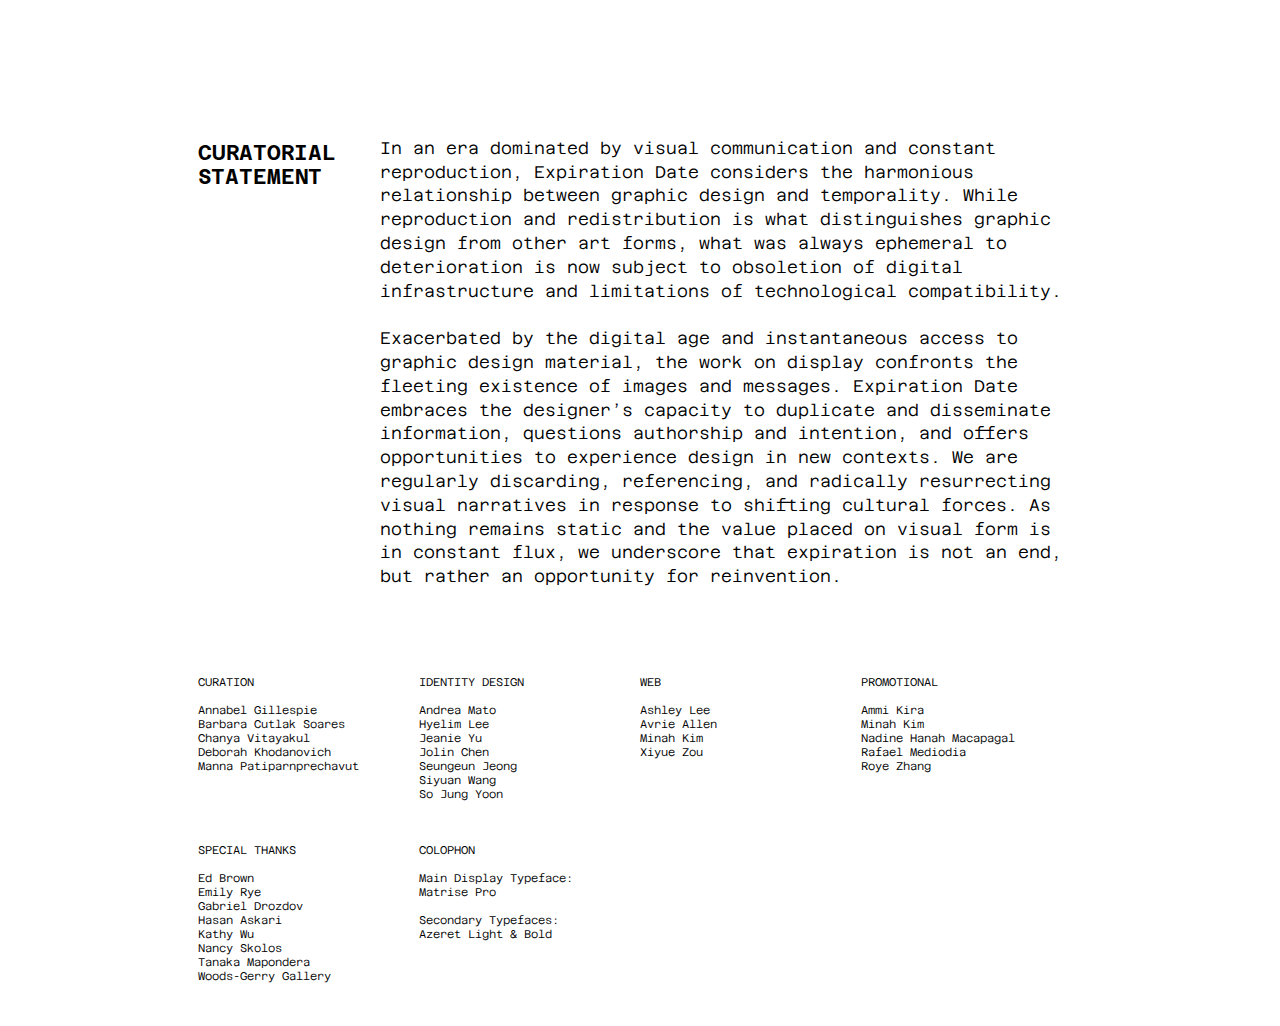
<file: info.html>
<!DOCTYPE html>
<html>
  <head>
  <meta http-equiv="Content-Type" content="text/html; charset=UTF-8">
    <meta name="viewport" content="width=device-width, initial-scale=1.0" />
    <title>RISD GD Triennial 2024</title>
    <meta http-equiv="X-UA-Compatible" content="IE=edge" />
    <link rel="stylesheet" href="./resources/info.css" type="text/css" />
    <link rel="icon" type="image/x-icon" href="./resources/favicon.png">

  </head>
  <body>


    <div class="grid">
    <div id="left">
     <p id="curatorial">CURATORIAL STATEMENT</p>   
    </div>
    <div id="right"><p>
    In an era dominated by visual communication and constant reproduction, Expiration Date considers the harmonious relationship between graphic design and temporality. While reproduction and redistribution is what distinguishes graphic design from other art forms, what was always ephemeral to deterioration is now subject to obsoletion of digital infrastructure and limitations of technological compatibility. 
    <br><br>
    Exacerbated by the digital age and instantaneous access to graphic design material, the work on display confronts the fleeting existence of images and messages. Expiration Date embraces the designer’s capacity to duplicate and disseminate information, questions authorship and intention, and offers opportunities to experience design in new contexts. We are regularly discarding, referencing, and radically resurrecting visual narratives in response to shifting cultural forces. As nothing remains static and the value placed on visual form is in constant flux, we underscore that expiration is not an end, but rather an opportunity for reinvention.</p>
    </p>
</div>
</div>
<div class="grid2">
<div>
CURATION<br><br>
Annabel Gillespie<br>
Barbara Cutlak Soares<br>
Chanya Vitayakul<br>
Deborah Khodanovich<br>
Manna Patiparnprechavut
</div>
<div>
IDENTITY DESIGN<br><br>
Andrea Mato <br>
Hyelim Lee<br>
Jeanie Yu<br>
Jolin Chen<br>
Seungeun Jeong<br>
Siyuan Wang<br>
So Jung Yoon
</div>
<div>
WEB<br> <br>
Ashley Lee<br> 
Avrie Allen<br> 
Minah Kim<br> 
Xiyue Zou
</div>
<div>
PROMOTIONAL<br><br>
Ammi Kira<br>
Minah Kim<br>
Nadine Hanah Macapagal<br>
Rafael Mediodia<br>
Roye Zhang
</div>
<div>
    SPECIAL THANKS <br><br>
    Ed Brown<br>
    Emily Rye<br>
    Gabriel Drozdov<br>
    Hasan Askari<br> 
    Kathy Wu<br>
    Nancy Skolos<br> 
    Tanaka Mapondera<br>
    Woods-Gerry Gallery
</div>
COLOPHON <br><br>
Main Display Typeface:<br>
Matrise Pro<br><br>
Secondary Typefaces:<br>
Azeret Light & Bold
</div>
<div></div>

</div>
</body>
</html>
</file>
<file: resources/info.css>
html {
    font-family: "Azeret Light", monospace;
    font-size: 14px;
    color:black;

}

@font-face {
    font-family: "MatrisePro";
    src: url('font.woff') format('woff');
  }

  @font-face {
    font-family: "Azeret Bold";
    src: url('AzeretMono-SemiBold.ttf') format('woff');
  }

  @font-face {
    font-family: "Azeret Light";
    src: url('AzeretMono-Light.woff') format('woff');
  }

  .grid {
    display: grid;
    position: relative;
    grid-template-columns: 1fr 5fr;
    margin: auto;
    width: 70%;
    top:8rem;
    column-gap: 3rem;
  }

  .grid2 {
    display: grid;
    position: relative;
    grid-template-columns: repeat(4, 1fr);
    margin: auto;
    margin-top: 13rem;
    margin-bottom: 3rem;
    font-size: .8rem;
    line-height: 1rem;
    width: 70%;
    align-items: start;
    row-gap: 3rem;
  }

  #curatorial {
    font-family: "Azeret Bold", monospace;
    font-size: 1.5rem;
  }

  p {
    line-height: 1.7rem;
    font-size: 1.2rem;
  }

  hr {
    width: 6rem;
  }

  marquee {
    font-family: "MatrisePro", monospace;
    background-color: black;
    color: white;
    height: 2.3rem;
    font-size: 2rem;
    transform: rotate(1.3deg);
    left: -1rem;
    margin: 0;
    display: block;
    position: absolute;
    top: 2rem;
  }

  .animation {
    position: relative;
    display: block;
    width: 100%;
    max-width: 20%;
    height: auto;
    align-items: center;
    left: 40vw;
}

    /* smartphone */
@media only screen and (max-width: 1000px), (orientation: portrait) {
    .grid {
        grid-template-columns: 1fr;
        width: 80vw;
        top: 5rem;
    }

    .grid2 {
        margin-top: 7rem;
        grid-template-columns: repeat(2, 1fr);
        column-gap: 1rem;
        align-items: start;
        align-content: start;
        row-gap: 2rem;
        width: 80vw;
    }
    
    .mobile-space {
        display: block;
    }

    #curatorial {
        font-family: "Azeret Bold", monospace;
        font-size: 1.2rem;
      }
    
      p {
        line-height: 1.3rem;
        font-size: 1rem;
      }

      .animation {
        max-width: 50%;
        left:25vw;
    }
}
</file>
